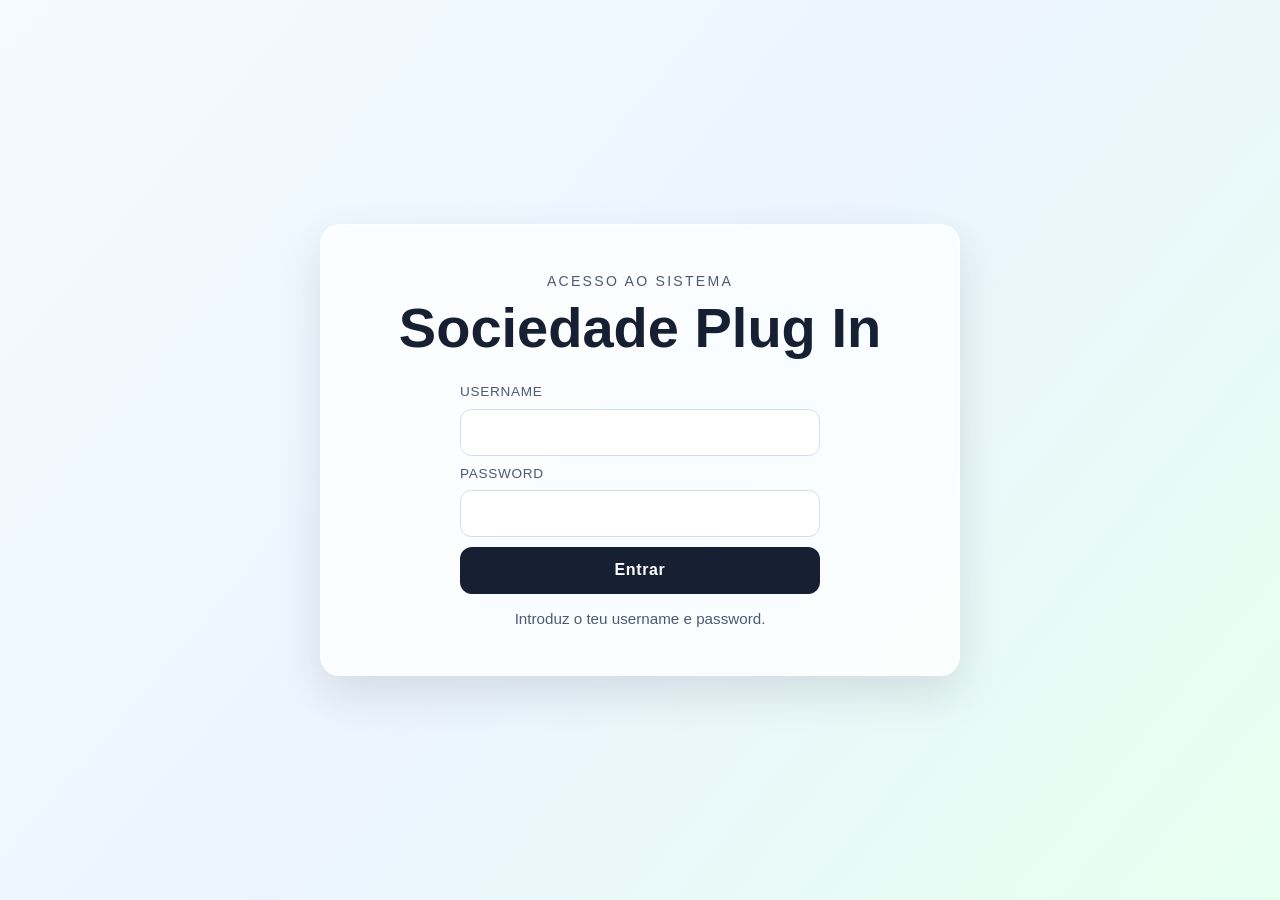
<file: pages/index.html>
<!doctype html>
<html lang="pt">
<head>
  <meta charset="utf-8">
  <meta name="viewport" content="width=device-width, initial-scale=1">
  <title>Sociedade Plug In</title>
  <meta name="theme-color" content="#213a62">
  <link rel="icon" type="image/svg+xml" href="/assets/icons/plugin-icon.svg">
  <link rel="apple-touch-icon" href="/assets/icons/icon-192.png">
  <link rel="manifest" href="/manifest.webmanifest">
  <link rel="stylesheet" href="../assets/css/style.css">
</head>
<body>
  <main class="hero">
    <p class="tagline">Acesso ao sistema</p>
    <h1>Sociedade Plug In</h1>
    <form id="login-form" class="login-form" novalidate>
      <label for="username">Username</label>
      <input id="username" name="username" type="text" autocomplete="username" required>

      <label for="password">Password</label>
      <input id="password" name="password" type="password" autocomplete="current-password" required>

      <button id="login-button" type="submit">Entrar</button>
    </form>
    <p id="login-status" class="status" aria-live="polite">Introduz o teu username e password.</p>
  </main>
  <script src="../assets/js/main.js"></script>
</body>
</html>
</file>
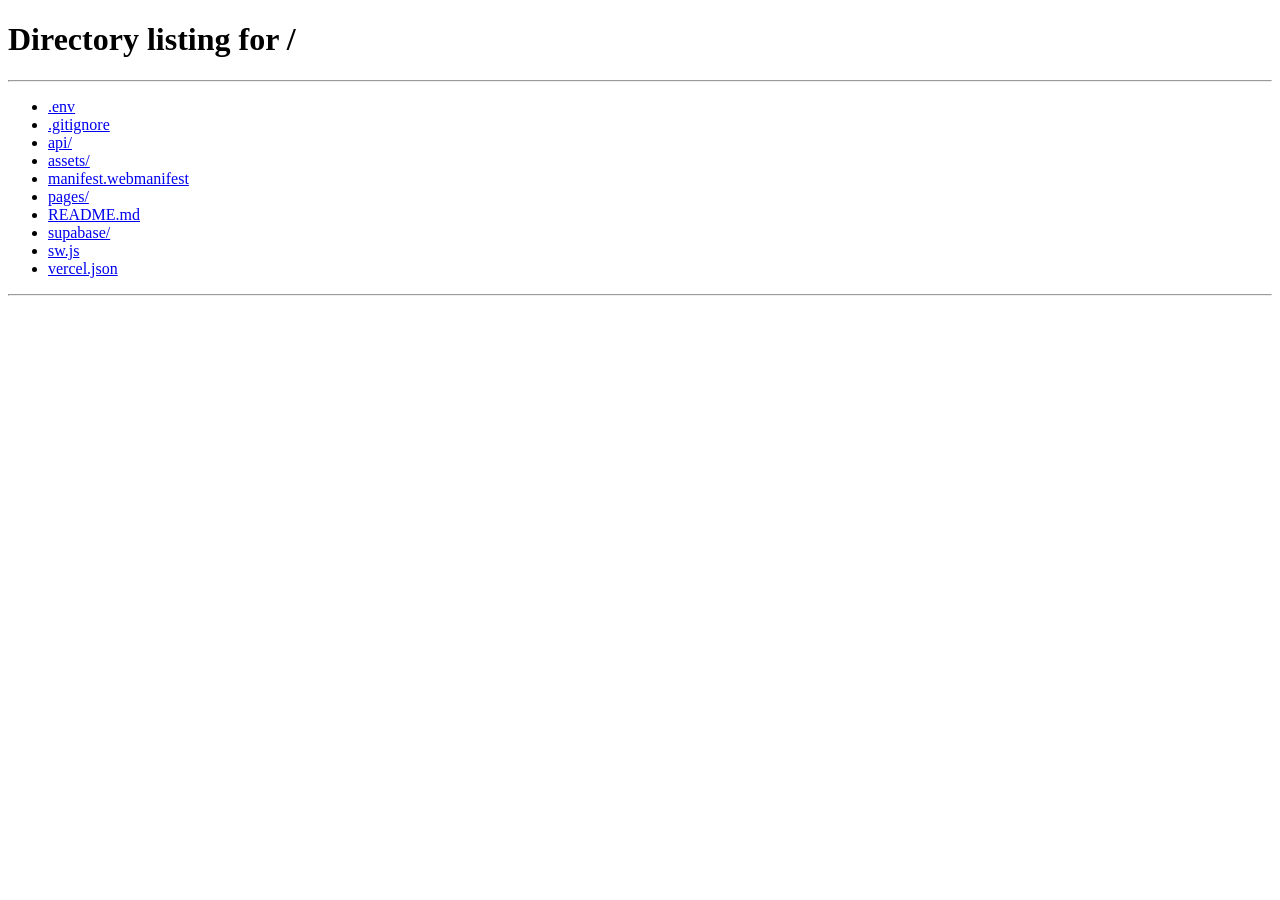
<file: pages/app.html>
<!doctype html>
<html lang="pt">
<head>
  <meta charset="utf-8">
  <meta name="viewport" content="width=device-width, initial-scale=1">
  <title>Sociedade Plug In - Painel</title>
  <meta name="theme-color" content="#213a62">
  <link rel="icon" type="image/svg+xml" href="/assets/icons/plugin-icon.svg">
  <link rel="apple-touch-icon" href="/assets/icons/icon-192.png">
  <link rel="manifest" href="/manifest.webmanifest">
  <link rel="stylesheet" href="../assets/css/app.css">
</head>
<body>
  <div class="shell">
    <header class="topbar glass">
      <div>
        <h1>Sociedade Plug In</h1>
        <p data-user-label>Painel principal</p>
      </div>
      <div class="topbar-actions">
        <button class="button danger js-logout" type="button">Sair</button>
      </div>
    </header>

    <nav class="subnav">
      <a class="subnav-link active" href="/app">Painel</a>
      <a class="subnav-link" href="/configuracoes">Configuracoes</a>
      <a class="subnav-link" href="/avisos-hoje">Avisos de Hoje</a>
      <a class="subnav-link" href="/proximos-alertas">Proximos Alertas</a>
      <a class="subnav-link" href="/rotacoes-semanais">Rotacoes Semanais</a>
      <a class="subnav-link" href="/condicoes">Condicoes</a>
      <a class="subnav-link" href="/calculadora-hedge">Calculadora Hedge</a>
    </nav>

    <section class="menu-grid">
      <a class="menu-card" href="/configuracoes">
        <h3>Configuracoes</h3>
        <p>Adicionar casas novas, definir responsavel, dia do bonus e regras.</p>
      </a>

      <a class="menu-card" href="/avisos-hoje">
        <h3>Avisos de Hoje</h3>
        <p>Ver alertas ativos para hoje e ativar notificacoes no browser.</p>
      </a>

      <a class="menu-card" href="/proximos-alertas">
        <h3>Proximos Alertas</h3>
        <p>Planeamento da semana por casa com datas de verificacao e bonus.</p>
      </a>

      <a class="menu-card" href="/rotacoes-semanais">
        <h3>Rotacoes Semanais</h3>
        <p>Folha individual por user para registar rodagem, jogo, hedge e lucro/prejuizo.</p>
      </a>

      <a class="menu-card" href="/condicoes">
        <h3>Condicoes</h3>
        <p>Tabelas de bonus, odds, valores e regras da sociedade.</p>
      </a>

      <a class="menu-card" href="/calculadora-hedge">
        <h3>Calculadora Hedge</h3>
        <p>Calcula cobertura por odd, stake da contra aposta e resultado individual.</p>
      </a>
    </section>
  </div>

  <script src="../assets/js/app.js"></script>
</body>
</html>
</file>
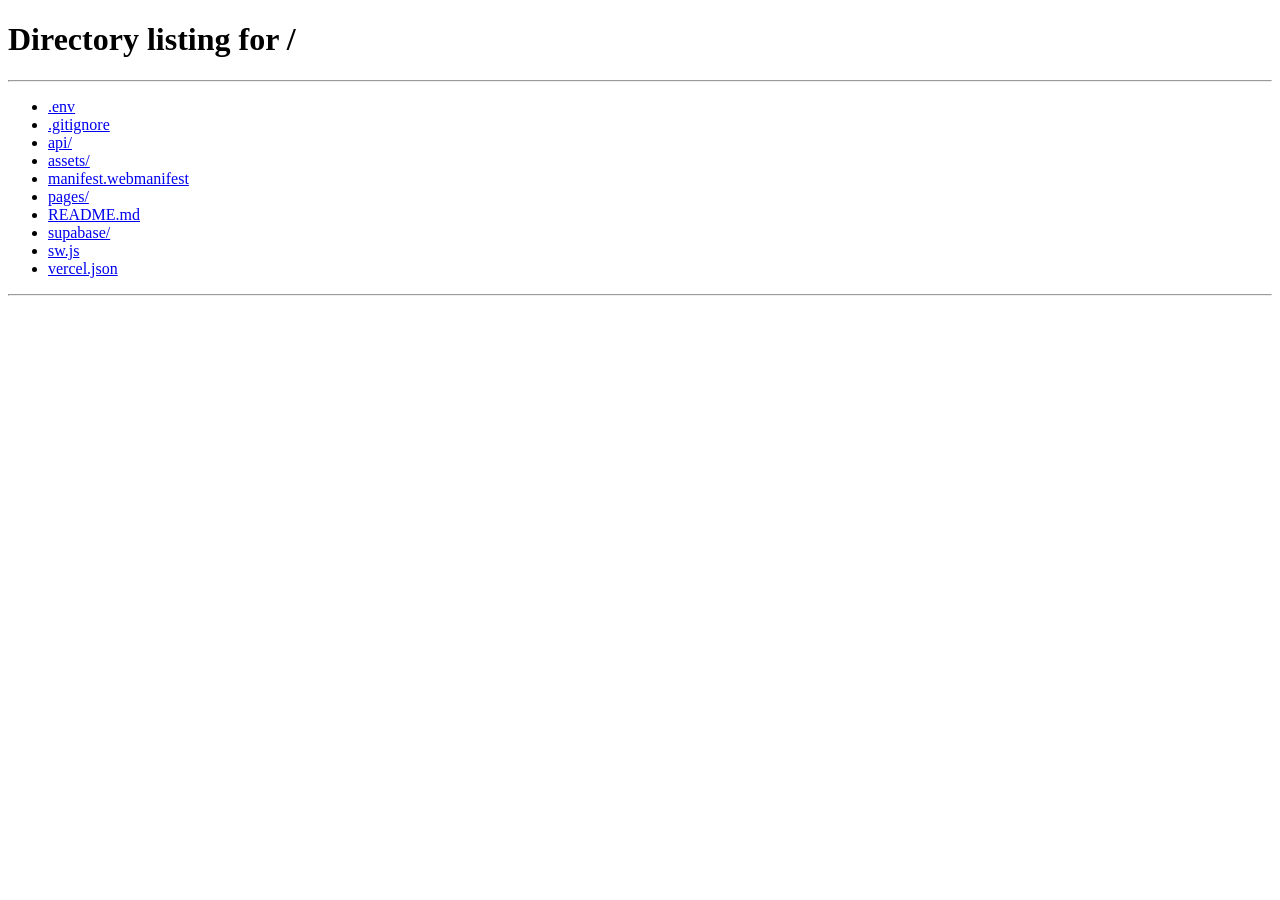
<file: pages/avisos-hoje.html>
<!doctype html>
<html lang="pt">
<head>
  <meta charset="utf-8">
  <meta name="viewport" content="width=device-width, initial-scale=1">
  <title>Sociedade Plug In - Avisos de Hoje</title>
  <meta name="theme-color" content="#213a62">
  <link rel="icon" type="image/svg+xml" href="/assets/icons/plugin-icon.svg">
  <link rel="apple-touch-icon" href="/assets/icons/icon-192.png">
  <link rel="manifest" href="/manifest.webmanifest">
  <link rel="stylesheet" href="../assets/css/app.css">
</head>
<body>
  <div class="shell">
    <header class="topbar glass">
      <div>
        <h1>Avisos de Hoje</h1>
        <p data-user-label>Checklist diario da sociedade</p>
      </div>
      <div class="topbar-actions">
        <button id="enable-notifications" class="button secondary" type="button">Ativar Notificacoes</button>
        <button class="button danger js-logout" type="button">Sair</button>
      </div>
    </header>

    <nav class="subnav">
      <a class="subnav-link" href="/app">Painel</a>
      <a class="subnav-link" href="/configuracoes">Configuracoes</a>
      <a class="subnav-link active" href="/avisos-hoje">Avisos de Hoje</a>
      <a class="subnav-link" href="/proximos-alertas">Proximos Alertas</a>
      <a class="subnav-link" href="/rotacoes-semanais">Rotacoes Semanais</a>
      <a class="subnav-link" href="/condicoes">Condicoes</a>
      <a class="subnav-link" href="/calculadora-hedge">Calculadora Hedge</a>
    </nav>

    <section class="grid one">
      <article class="card">
        <h2>Alertas ativos</h2>
        <p class="muted">Recebes aviso no dia anterior para verificar e no proprio dia do bonus para nao esquecer o deposito.</p>
        <ul id="today-alerts" class="pill-list"></ul>
        <p id="alerts-status" class="status muted"></p>
      </article>
    </section>
  </div>

  <script src="../assets/js/app.js"></script>
</body>
</html>
</file>
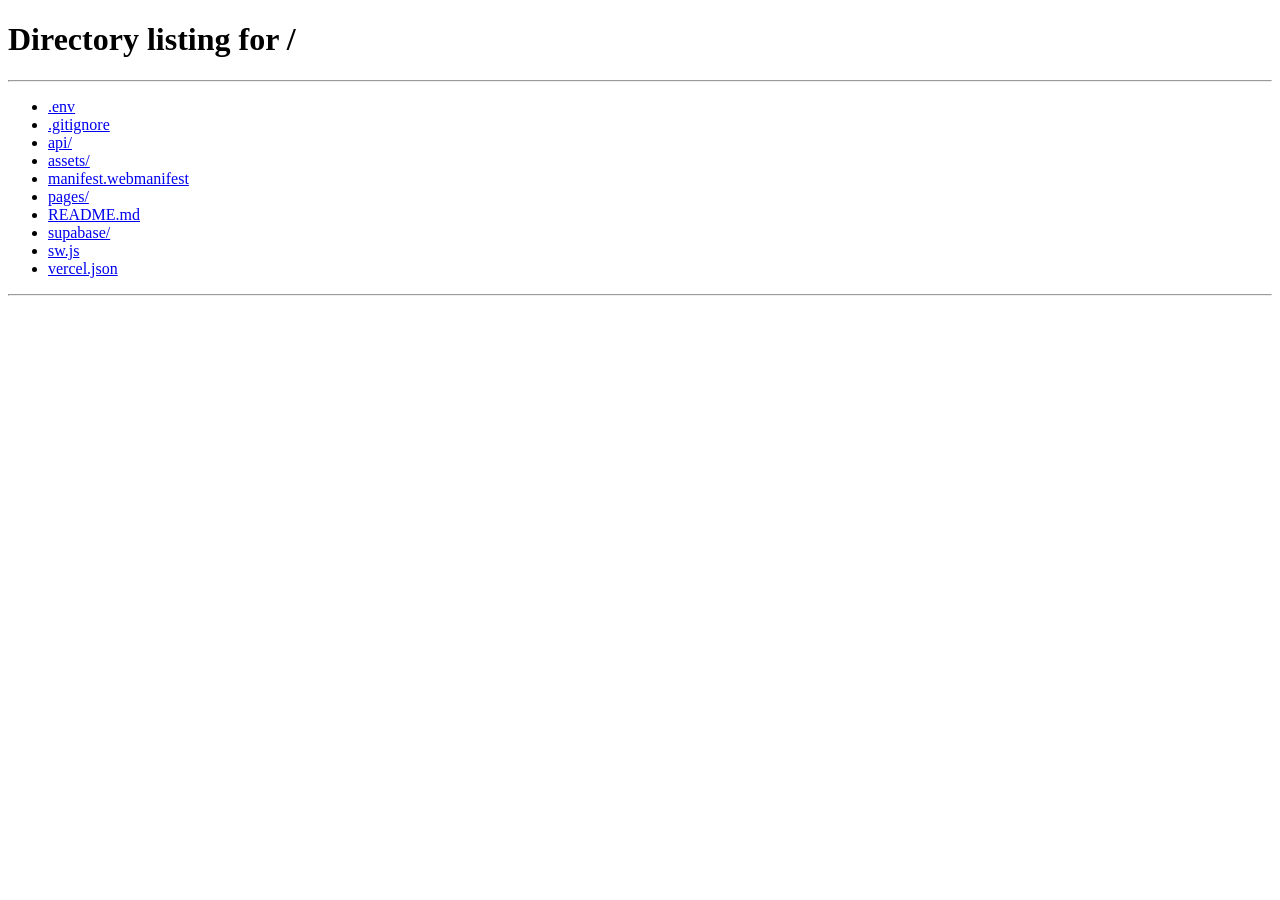
<file: pages/calculadora-hedge.html>
<!doctype html>
<html lang="pt">
<head>
  <meta charset="utf-8">
  <meta name="viewport" content="width=device-width, initial-scale=1">
  <title>Sociedade Plug In - Calculadora Hedge</title>
  <meta name="theme-color" content="#213a62">
  <link rel="icon" type="image/svg+xml" href="/assets/icons/plugin-icon.svg">
  <link rel="apple-touch-icon" href="/assets/icons/icon-192.png">
  <link rel="manifest" href="/manifest.webmanifest">
  <link rel="stylesheet" href="../assets/css/app.css">
</head>
<body>
  <div class="shell">
    <header class="topbar glass">
      <div>
        <h1>Calculadora de Apostas Hedge</h1>
        <p data-user-label>Cobertura de aposta com tabela de odds</p>
      </div>
      <div class="topbar-actions">
        <button class="button danger js-logout" type="button">Sair</button>
      </div>
    </header>

    <nav class="subnav">
      <a class="subnav-link" href="/app">Painel</a>
      <a class="subnav-link" href="/configuracoes">Configuracoes</a>
      <a class="subnav-link" href="/avisos-hoje">Avisos de Hoje</a>
      <a class="subnav-link" href="/proximos-alertas">Proximos Alertas</a>
      <a class="subnav-link" href="/rotacoes-semanais">Rotacoes Semanais</a>
      <a class="subnav-link" href="/condicoes">Condicoes</a>
      <a class="subnav-link active" href="/calculadora-hedge">Calculadora Hedge</a>
    </nav>

    <section class="grid one">
      <article class="card">
        <h2>Parametros</h2>
        <p class="muted">Define a aposta inicial e calcula a contra aposta ideal para cada odd.</p>
        <form id="hedge-form" class="grid-form" novalidate>
          <label>
            Saldo real para proteger
            <input id="hedge-stake" name="stake" type="number" inputmode="decimal" min="0.01" step="0.01" value="19">
          </label>
          <label>
            Odd da aposta inicial
            <input id="hedge-odd" name="odd" type="number" inputmode="decimal" min="1.01" step="0.01" value="1.76">
          </label>
          <label>
            Odd da contra aposta
            <input id="hedge-counter-odd" name="counterOdd" type="number" inputmode="decimal" min="1.01" step="0.01" value="1.76">
          </label>
          <label>
            Odd minima da tabela
            <input id="hedge-min-odd" name="minOdd" type="number" inputmode="decimal" min="1.01" step="0.01" value="1.70">
          </label>
          <label>
            Odd maxima da tabela
            <input id="hedge-max-odd" name="maxOdd" type="number" inputmode="decimal" min="1.01" step="0.01" value="2.20">
          </label>
          <label>
            Passo da tabela
            <input id="hedge-step" name="step" type="number" inputmode="decimal" min="0.01" step="0.01" value="0.01">
          </label>
          <div class="form-actions full">
            <button id="hedge-calculate-button" type="submit">Atualizar calculo</button>
          </div>
        </form>
        <p id="hedge-status" class="status muted"></p>
      </article>

      <article class="card">
        <h2>Resumo</h2>
        <div class="hedge-summary">
          <div class="hedge-summary-item">
            <span class="hedge-summary-label">Saldo real para proteger</span>
            <strong id="hedge-summary-stake" class="hedge-summary-value">--</strong>
          </div>
          <div class="hedge-summary-item">
            <span class="hedge-summary-label">Odd protecao</span>
            <strong id="hedge-summary-odd" class="hedge-summary-value">--</strong>
          </div>
          <div class="hedge-summary-item">
            <span class="hedge-summary-label">Retorno protecao</span>
            <strong id="hedge-summary-return" class="hedge-summary-value">--</strong>
          </div>
          <div class="hedge-summary-item">
            <span class="hedge-summary-label">Contra aposta (odd escolhida)</span>
            <strong id="hedge-summary-counter-stake" class="hedge-summary-value">--</strong>
          </div>
          <div class="hedge-summary-item">
            <span class="hedge-summary-label">Resultado total</span>
            <strong id="hedge-summary-net" class="hedge-summary-value">--</strong>
          </div>
          <div class="hedge-summary-item">
            <span class="hedge-summary-label">Resultado individual</span>
            <strong id="hedge-summary-net-individual" class="hedge-summary-value">--</strong>
          </div>
          <div class="hedge-summary-item">
            <span class="hedge-summary-label">Odd de break-even</span>
            <strong id="hedge-summary-break-even" class="hedge-summary-value">--</strong>
          </div>
        </div>
      </article>

      <article class="card">
        <h2>Tabela de protecao</h2>
        <div class="table-wrap">
          <table class="hedge-table">
            <thead>
              <tr>
                <th>Odd</th>
                <th>Aposta</th>
                <th>Resultado</th>
                <th>Resultado individual</th>
              </tr>
            </thead>
            <tbody id="hedge-table-body"></tbody>
          </table>
        </div>
      </article>
    </section>
  </div>

  <script src="../assets/js/app.js"></script>
  <script src="../assets/js/hedge.js"></script>
</body>
</html>
</file>
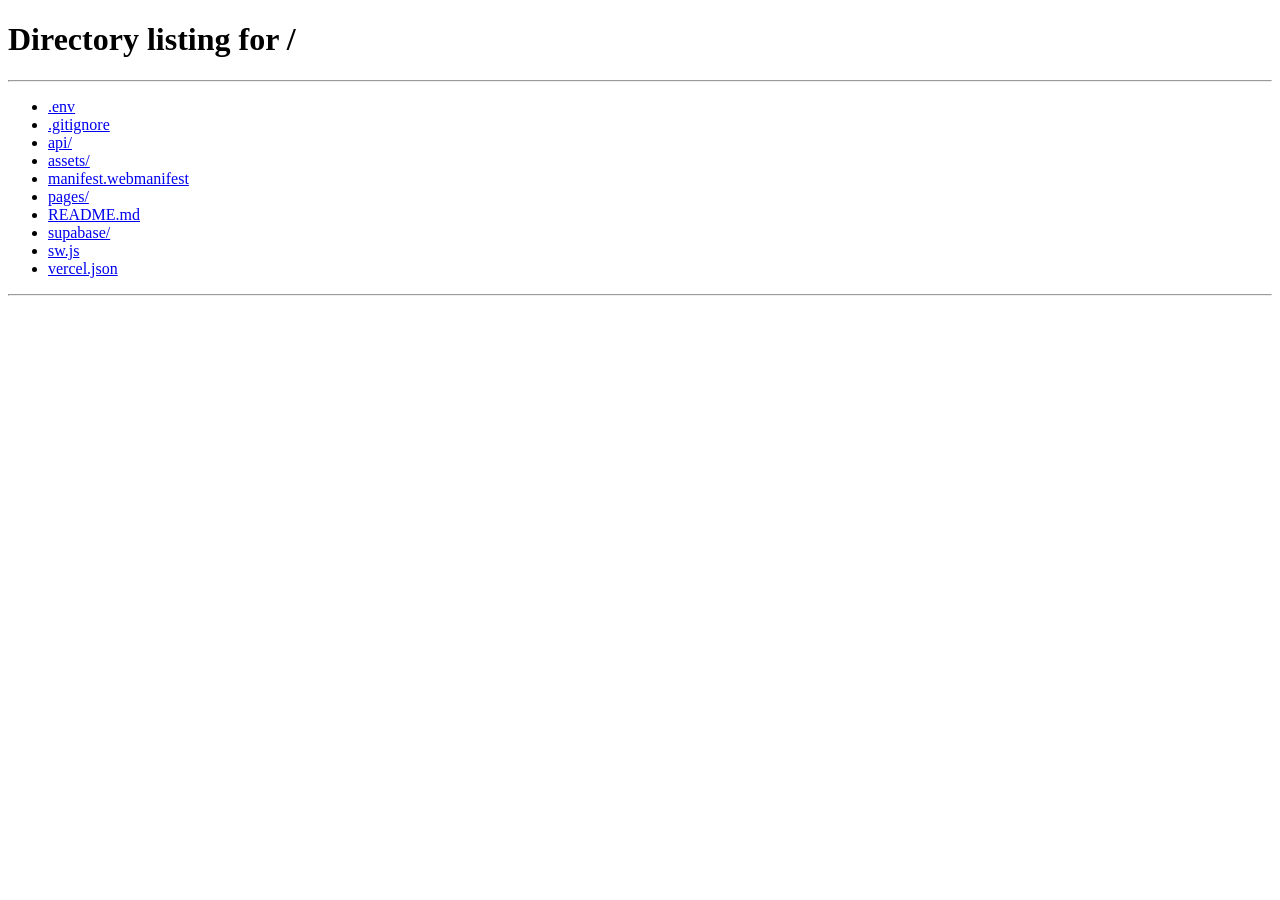
<file: pages/condicoes.html>
<!doctype html>
<html lang="pt">
<head>
  <meta charset="utf-8">
  <meta name="viewport" content="width=device-width, initial-scale=1">
  <title>Sociedade Plug In - Condicoes</title>
  <meta name="theme-color" content="#213a62">
  <link rel="icon" type="image/svg+xml" href="/assets/icons/plugin-icon.svg">
  <link rel="apple-touch-icon" href="/assets/icons/icon-192.png">
  <link rel="manifest" href="/manifest.webmanifest">
  <link rel="stylesheet" href="../assets/css/app.css">
</head>
<body>
  <div class="shell condicoes">
    <header class="topbar glass">
      <div>
        <h1>Tabela de Bonus e Apostas</h1>
        <p data-user-label>Regras e valores da sociedade</p>
      </div>
      <div class="topbar-actions">
        <button class="button danger js-logout" type="button">Sair</button>
      </div>
    </header>

    <nav class="subnav">
      <a class="subnav-link" href="/app">Painel</a>
      <a class="subnav-link" href="/configuracoes">Configuracoes</a>
      <a class="subnav-link" href="/avisos-hoje">Avisos de Hoje</a>
      <a class="subnav-link" href="/proximos-alertas">Proximos Alertas</a>
      <a class="subnav-link" href="/rotacoes-semanais">Rotacoes Semanais</a>
      <a class="subnav-link active" href="/condicoes">Condicoes</a>
      <a class="subnav-link" href="/calculadora-hedge">Calculadora Hedge</a>
    </nav>

    <article class="card">
      <div class="config-menu" id="condicoes-menu" aria-label="Menus de condicoes"></div>
      <section id="condicoes-panels"></section>
      <p class="status muted" id="condicoes-status"></p>
    </article>
  </div>

  <script src="../assets/js/app.js"></script>
</body>
</html>
</file>
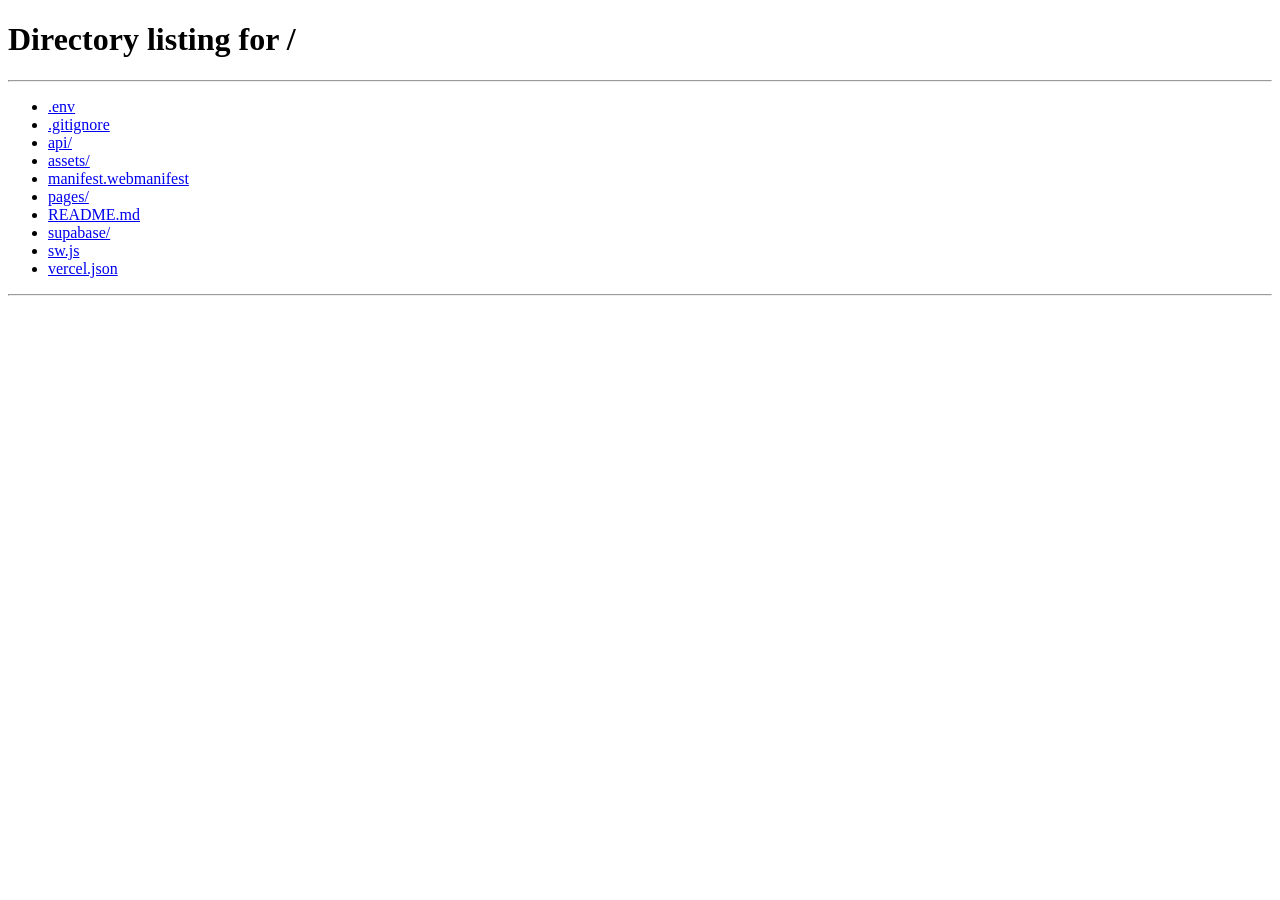
<file: pages/configuracoes.html>
<!doctype html>
<html lang="pt">
<head>
  <meta charset="utf-8">
  <meta name="viewport" content="width=device-width, initial-scale=1">
  <title>Sociedade Plug In - Configuracoes</title>
  <meta name="theme-color" content="#213a62">
  <link rel="icon" type="image/svg+xml" href="/assets/icons/plugin-icon.svg">
  <link rel="apple-touch-icon" href="/assets/icons/icon-192.png">
  <link rel="manifest" href="/manifest.webmanifest">
  <link rel="stylesheet" href="../assets/css/app.css">
</head>
<body>
  <div class="shell">
    <header class="topbar glass">
      <div>
        <h1>Configuracoes</h1>
        <p data-user-label>Gestao de casas e parametros</p>
      </div>
      <div class="topbar-actions">
        <button class="button danger js-logout" type="button">Sair</button>
      </div>
    </header>

    <nav class="subnav">
      <a class="subnav-link" href="/app">Painel</a>
      <a class="subnav-link active" href="/configuracoes">Configuracoes</a>
      <a class="subnav-link" href="/avisos-hoje">Avisos de Hoje</a>
      <a class="subnav-link" href="/proximos-alertas">Proximos Alertas</a>
      <a class="subnav-link" href="/rotacoes-semanais">Rotacoes Semanais</a>
      <a class="subnav-link" href="/condicoes">Condicoes</a>
      <a class="subnav-link" href="/calculadora-hedge">Calculadora Hedge</a>
    </nav>

    <section class="card">
      <div class="config-menu">
        <button class="config-menu-button active" data-config-menu="houses" type="button">
          Gestao de Casas
        </button>
        <button class="config-menu-button" data-config-menu="important-notes" type="button">
          Observacoes Importantes
        </button>
        <button class="config-menu-button" data-config-menu="password" type="button">
          Redefinir Senha
        </button>
      </div>
      <p class="muted">Seleciona o menu para gerir casas ou alterar credenciais.</p>
    </section>

    <section class="config-panel active" data-config-panel="houses">
      <div class="grid two">
        <article class="card">
          <h2>Casas registadas</h2>
          <div class="table-wrap">
            <table>
              <thead>
                <tr>
                  <th>Casa</th>
                  <th>Responsavel</th>
                  <th>Deposito</th>
                  <th>Bonus</th>
                  <th>Valor Deposito</th>
                  <th>Valor Levantamento</th>
                  <th>Ativa</th>
                  <th>Acoes</th>
                </tr>
              </thead>
              <tbody id="houses-body"></tbody>
            </table>
          </div>
          <p id="houses-status" class="status muted"></p>
        </article>

        <article class="card">
          <h2 id="house-form-title">Adicionar nova casa</h2>
          <p class="muted">Aqui tens adicao, edicao e remocao de casas.</p>
          <form id="house-form" class="grid-form" novalidate>
            <input name="houseId" type="hidden">
            <label>
              Nome da casa
              <input name="name" type="text" placeholder="ex: betano" required>
            </label>
            <label>
              Responsavel
              <select name="ownerName" required>
                <option value="goncalo">goncalo</option>
                <option value="xico">xico</option>
                <option value="ambos">ambos</option>
              </select>
            </label>
            <label>
              Dia do deposito
              <select name="depositWeekday" required>
                <option value="1">segunda</option>
                <option value="2">terca</option>
                <option value="3">quarta</option>
                <option value="4">quinta</option>
                <option value="5">sexta</option>
                <option value="6">sabado</option>
                <option value="7">domingo</option>
              </select>
            </label>
            <label>
              Limite deposito
              <input name="depositDeadline" type="time" value="23:59" required>
            </label>
            <label>
              Dia do bonus
              <select name="bonusWeekday" required>
                <option value="1">segunda</option>
                <option value="2">terca</option>
                <option value="3">quarta</option>
                <option value="4">quinta</option>
                <option value="5">sexta</option>
                <option value="6">sabado</option>
                <option value="7">domingo</option>
              </select>
            </label>
            <label>
              Label do bonus
              <input name="bonusLabel" type="text" placeholder="ex: sexta ate as 23h59">
            </label>
            <label class="full">
              Link do bonus (opcional)
              <input name="bonusLink" type="url" placeholder="https://exemplo.com/bonus">
            </label>
            <label>
              Valor deposito
              <input name="depositAmount" type="number" inputmode="decimal" min="0" step="0.01" value="0" required>
            </label>
            <label>
              Valor levantamento
              <input name="withdrawalAmount" type="number" inputmode="decimal" min="0" step="0.01" value="0" required>
            </label>
            <label class="full">
              Notas
              <textarea name="notes" placeholder="observacoes desta casa"></textarea>
            </label>
            <label class="checkbox full">
              <input name="reminderEnabled" type="checkbox" checked>
              Ativar avisos desta casa
            </label>
            <label class="checkbox full">
              <input name="isActive" type="checkbox" checked>
              Casa ativa
            </label>
            <div class="form-actions full">
              <button id="save-house-button" type="submit">Guardar Casa</button>
              <button id="cancel-house-edit-button" class="button secondary hidden" type="button">
                Cancelar edicao
              </button>
            </div>
          </form>
          <p id="house-form-status" class="status muted"></p>
        </article>
      </div>
    </section>

    <section class="config-panel" data-config-panel="important-notes">
      <article class="card card-narrow">
        <h2>Observacoes importantes</h2>
        <p class="muted">Uma observacao por linha. Este conteudo aparece em Condicoes > Observacoes importantes.</p>
        <form id="important-notes-form" class="grid-form" novalidate>
          <label class="full">
            Lista de observacoes
            <textarea
              id="important-notes-text"
              name="importantNotes"
              placeholder="Escreve uma observacao por linha"
            ></textarea>
          </label>
          <button id="save-important-notes-button" class="full" type="submit">Guardar observacoes</button>
        </form>
        <p id="important-notes-status" class="status muted"></p>
      </article>
    </section>

    <section class="config-panel" data-config-panel="password">
      <article class="card card-narrow">
        <h2>Redefinir senha</h2>
        <p class="muted">Para seguranca, indica a senha atual antes de definir a nova.</p>
        <form id="password-form" class="grid-form" novalidate>
          <label class="full">
            Senha atual
            <input name="currentPassword" type="password" autocomplete="current-password" required>
          </label>
          <label class="full">
            Nova senha
            <input name="newPassword" type="password" autocomplete="new-password" minlength="8" required>
          </label>
          <label class="full">
            Confirmar nova senha
            <input name="confirmPassword" type="password" autocomplete="new-password" minlength="8" required>
          </label>
          <button id="change-password-button" class="full" type="submit">Atualizar senha</button>
        </form>
        <p id="password-form-status" class="status muted"></p>
      </article>
    </section>
  </div>

  <script src="../assets/js/app.js"></script>
</body>
</html>
</file>
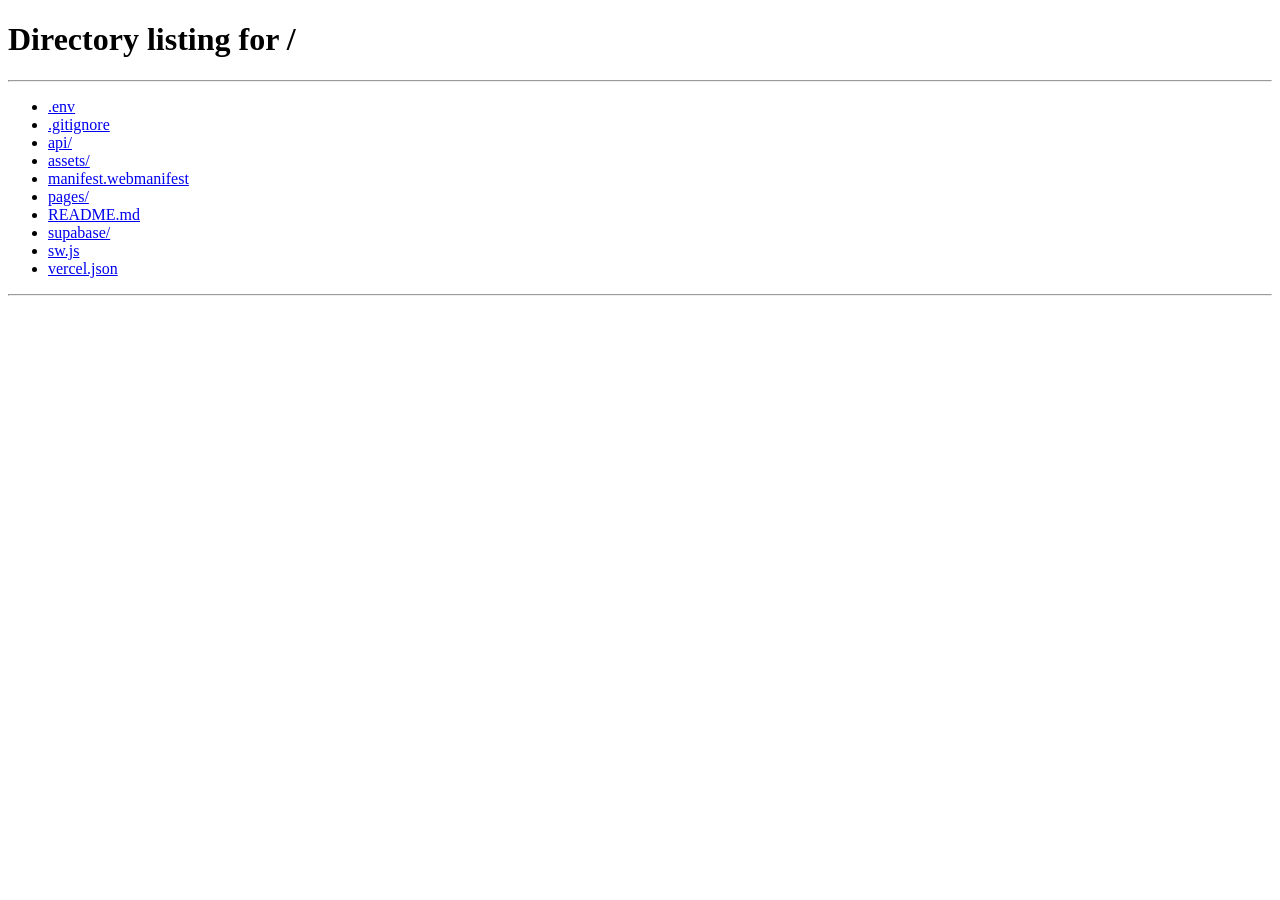
<file: pages/proximos-alertas.html>
<!doctype html>
<html lang="pt">
<head>
  <meta charset="utf-8">
  <meta name="viewport" content="width=device-width, initial-scale=1">
  <title>Sociedade Plug In - Proximos Alertas</title>
  <meta name="theme-color" content="#213a62">
  <link rel="icon" type="image/svg+xml" href="/assets/icons/plugin-icon.svg">
  <link rel="apple-touch-icon" href="/assets/icons/icon-192.png">
  <link rel="manifest" href="/manifest.webmanifest">
  <link rel="stylesheet" href="../assets/css/app.css">
</head>
<body>
  <div class="shell">
    <header class="topbar glass">
      <div>
        <h1>Proximos Alertas</h1>
        <p data-user-label>Planeamento semanal por casa</p>
      </div>
      <div class="topbar-actions">
        <button class="button danger js-logout" type="button">Sair</button>
      </div>
    </header>

    <nav class="subnav">
      <a class="subnav-link" href="/app">Painel</a>
      <a class="subnav-link" href="/configuracoes">Configuracoes</a>
      <a class="subnav-link" href="/avisos-hoje">Avisos de Hoje</a>
      <a class="subnav-link active" href="/proximos-alertas">Proximos Alertas</a>
      <a class="subnav-link" href="/rotacoes-semanais">Rotacoes Semanais</a>
      <a class="subnav-link" href="/condicoes">Condicoes</a>
      <a class="subnav-link" href="/calculadora-hedge">Calculadora Hedge</a>
    </nav>

    <section class="grid one">
      <article class="card">
        <h2>Calendario de verificacao e bonus</h2>
        <div class="table-wrap">
          <table>
            <thead>
              <tr>
                <th>Casa</th>
                <th>Prox. verificacao</th>
                <th>Prox. bonus</th>
              </tr>
            </thead>
            <tbody id="upcoming-alerts-body"></tbody>
          </table>
        </div>
        <p id="upcoming-status" class="status muted"></p>
      </article>
    </section>
  </div>

  <script src="../assets/js/app.js"></script>
</body>
</html>
</file>
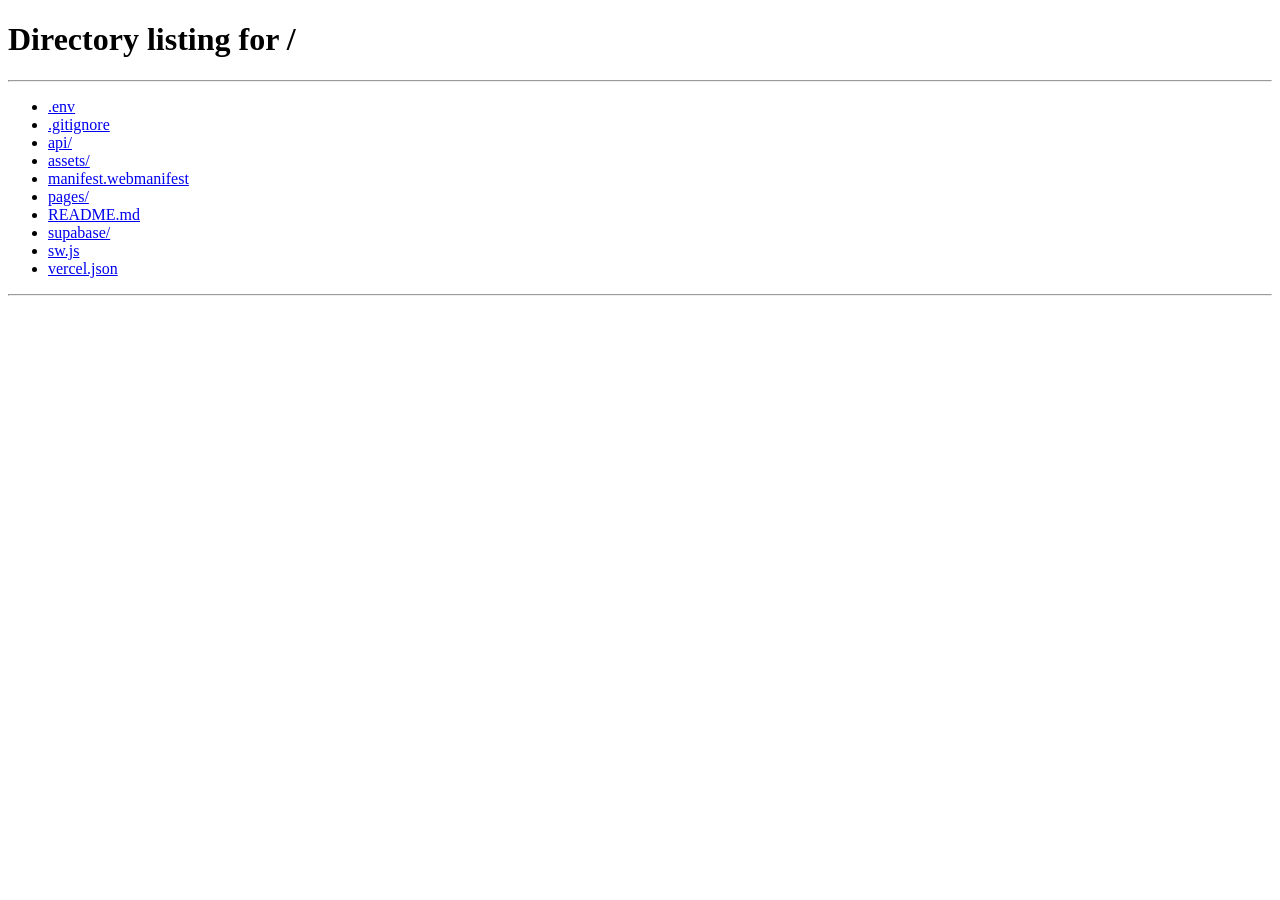
<file: pages/rotacoes-semanais.html>
<!doctype html>
<html lang="pt">
<head>
  <meta charset="utf-8">
  <meta name="viewport" content="width=device-width, initial-scale=1">
  <title>Sociedade Plug In - Rotacoes Semanais</title>
  <meta name="theme-color" content="#213a62">
  <link rel="icon" type="image/svg+xml" href="/assets/icons/plugin-icon.svg">
  <link rel="apple-touch-icon" href="/assets/icons/icon-192.png">
  <link rel="manifest" href="/manifest.webmanifest">
  <link rel="stylesheet" href="../assets/css/app.css">
</head>
<body>
  <div class="shell">
    <header class="topbar glass">
      <div>
        <h1>Registo de Apostas - Rotacoes</h1>
        <p data-user-label>Semana atual por casa</p>
      </div>
      <div class="topbar-actions">
        <button class="button danger js-logout" type="button">Sair</button>
      </div>
    </header>

    <nav class="subnav">
      <a class="subnav-link" href="/app">Painel</a>
      <a class="subnav-link" href="/configuracoes">Configuracoes</a>
      <a class="subnav-link" href="/avisos-hoje">Avisos de Hoje</a>
      <a class="subnav-link" href="/proximos-alertas">Proximos Alertas</a>
      <a class="subnav-link active" href="/rotacoes-semanais">Rotacoes Semanais</a>
      <a class="subnav-link" href="/condicoes">Condicoes</a>
      <a class="subnav-link" href="/calculadora-hedge">Calculadora Hedge</a>
    </nav>

    <section class="hero-card">
      <p class="eyebrow">Estatisticas</p>
      <div class="rotation-stats-sections">
        <article class="rotation-stats-section">
          <h2>Global</h2>
          <div class="rotation-stats-items">
            <div class="rotation-stats-item">
              <span class="rotation-stats-label">Lucro sociedade</span>
              <strong id="stats-global-profit" class="rotation-stats-value">--</strong>
            </div>
            <div class="rotation-stats-item">
              <span class="rotation-stats-label">Prejuizo com protecoes</span>
              <strong id="stats-global-loss" class="rotation-stats-value">--</strong>
            </div>
            <div class="rotation-stats-item">
              <span class="rotation-stats-label">Lucro - Prejuizo</span>
              <strong id="stats-global-net" class="rotation-stats-value">--</strong>
            </div>
          </div>
        </article>

        <article class="rotation-stats-section">
          <h2>Semana atual</h2>
          <div class="rotation-stats-items">
            <div class="rotation-stats-item">
              <span class="rotation-stats-label">Lucro sociedade</span>
              <strong id="stats-week-profit" class="rotation-stats-value">--</strong>
            </div>
            <div class="rotation-stats-item">
              <span class="rotation-stats-label">Prejuizo com protecoes</span>
              <strong id="stats-week-loss" class="rotation-stats-value">--</strong>
            </div>
            <div class="rotation-stats-item">
              <span class="rotation-stats-label">Lucro - Prejuizo</span>
              <strong id="stats-week-net" class="rotation-stats-value">--</strong>
            </div>
          </div>
        </article>
      </div>
    </section>

    <section class="grid one">
      <article class="card">
        <div class="rotation-header-row">
          <div>
            <h2>Semana atual</h2>
          </div>
          <div class="rotation-header-actions">
            <button id="rotation-toggle-form" class="button" type="button">Nova rotacao</button>
            <button id="bonus-toggle-form" class="button secondary" type="button">Bonus Pagou</button>
            <button id="rotation-manage-toggle" class="button secondary tiny" type="button">Apagar protecoes</button>
          </div>
        </div>

        <div class="table-wrap">
          <table class="rotation-week-grid">
            <thead id="rotation-grid-head"></thead>
            <tbody id="rotation-grid-body"></tbody>
          </table>
        </div>
        <p id="rotation-grid-status" class="status muted"></p>
      </article>
    </section>

    <section id="rotation-manage-section" class="grid one hidden">
      <article class="card card-narrow">
        <h2>Apagar protecoes</h2>
        <p class="muted">Escolhe dia e casa para listar os registos desse ponto e apagar os que quiseres.</p>
        <form class="grid-form" id="rotation-manage-form" novalidate>
          <label>
            Dia
            <input id="rotation-manage-date" name="rotationManageDate" type="date">
          </label>
          <label>
            Casa
            <select id="rotation-manage-house" name="rotationManageHouse"></select>
          </label>
        </form>
        <div id="rotation-manage-list" class="rotation-manage-list"></div>
        <p id="rotation-manage-status" class="status muted"></p>
      </article>
    </section>

    <section id="rotation-form-section" class="grid one hidden">
      <article class="card card-narrow">
        <h2>Nova rotacao</h2>
        <form id="rotation-form" class="grid-form" novalidate>
          <label class="full">
            Dia da aposta
            <input id="rotation-date" name="rotationDate" type="date" required>
          </label>

          <h3 class="full">Casa 1</h3>
          <label>
            Casa
            <select id="rotation-house-a" name="houseAId" required></select>
          </label>
          <label>
            Valor apostado (EUR)
            <input name="amountHouseA" type="number" inputmode="decimal" min="0.01" step="0.01" required>
          </label>
          <label>
            Odd
            <input name="houseAOdd" type="number" inputmode="decimal" min="1.00" step="0.01" required>
          </label>
          <label>
            O que apostei
            <input name="houseABet" type="text" placeholder="ex: over 2.5" required>
          </label>

          <h3 class="full">Casa 2</h3>
          <label>
            Casa
            <select id="rotation-house-b" name="houseBId" required></select>
          </label>
          <label>
            Valor apostado (EUR)
            <input name="amountHouseB" type="number" inputmode="decimal" min="0.01" step="0.01" required>
          </label>
          <label>
            Odd
            <input name="houseBOdd" type="number" inputmode="decimal" min="1.00" step="0.01" required>
          </label>
          <label>
            O que apostei
            <input name="houseBBet" type="text" placeholder="ex: under 2.5" required>
          </label>

          <h3 class="full">Fecho da rotacao</h3>
          <label class="full">
            Lucro / Prejuizo desta aposta (EUR)
            <input name="profitLoss" type="number" inputmode="decimal" step="0.01" required>
          </label>

          <div class="form-actions full">
            <button id="rotation-save-button" type="submit">Guardar rotacao</button>
            <button id="rotation-cancel-button" class="button secondary" type="button">Cancelar</button>
          </div>
        </form>
        <p id="rotation-form-status" class="status muted"></p>
      </article>
    </section>

    <section id="bonus-form-section" class="grid one hidden">
      <article class="card card-narrow">
        <h2>Bonus Pagou</h2>
        <p class="muted">Regista diretamente o lucro individual que recebeste na sociedade.</p>
        <form id="bonus-form" class="grid-form" novalidate>
          <label>
            Dia
            <input id="bonus-date" name="bonusDate" type="date" required>
          </label>
          <label>
            Casa
            <select id="bonus-house" name="bonusHouseId" required></select>
          </label>
          <label class="full">
            Lucro individual (EUR)
            <input id="bonus-profit" name="bonusProfit" type="number" inputmode="decimal" step="0.01" min="0" required>
          </label>
          <label class="full">
            Nota (opcional)
            <input id="bonus-notes" name="bonusNotes" type="text" placeholder="ex: bonus semanal pagou sem falhas">
          </label>
          <div class="form-actions full">
            <button id="bonus-save-button" type="submit">Guardar bonus</button>
            <button id="bonus-cancel-button" class="button secondary" type="button">Cancelar</button>
          </div>
        </form>
        <p id="bonus-form-status" class="status muted"></p>
      </article>
    </section>
  </div>

  <script src="../assets/js/app.js"></script>
  <script src="../assets/js/rotacoes-semanais.js"></script>
</body>
</html>
</file>
<file: assets/css/style.css>
:root {
  --bg-start: #f4fbff;
  --bg-mid: #ecf5ff;
  --bg-end: #e6ffef;
  --text: #172033;
  --muted: #4d5a73;
  --card-bg: rgba(255, 255, 255, 0.75);
  --card-border: rgba(255, 255, 255, 0.95);
  --button-bg: #172033;
  --button-bg-hover: #273451;
  --button-text: #ffffff;
}

* {
  box-sizing: border-box;
}

body {
  margin: 0;
  min-height: 100vh;
  display: grid;
  place-items: center;
  font-family: "Trebuchet MS", "Gill Sans", "Segoe UI", sans-serif;
  color: var(--text);
  background: linear-gradient(130deg, var(--bg-start), var(--bg-mid), var(--bg-end));
}

.hero {
  width: min(92vw, 640px);
  padding: clamp(2rem, 5vw, 3rem);
  text-align: center;
  border: 1px solid var(--card-border);
  border-radius: 1.25rem;
  background: var(--card-bg);
  backdrop-filter: blur(4px);
  box-shadow: 0 18px 45px rgba(23, 32, 51, 0.12);
}

.tagline {
  margin: 0 0 0.5rem;
  font-size: 0.88rem;
  letter-spacing: 0.16em;
  text-transform: uppercase;
  color: var(--muted);
}

h1 {
  margin: 0 0 1.6rem;
  font-size: clamp(2rem, 6vw, 3.5rem);
  line-height: 1.1;
}

.login-form {
  margin: 0 auto;
  width: min(100%, 360px);
  display: grid;
  gap: 0.6rem;
  text-align: left;
}

.login-form label {
  font-size: 0.85rem;
  color: var(--muted);
  letter-spacing: 0.05em;
  text-transform: uppercase;
}

.login-form input {
  width: 100%;
  padding: 0.85rem 0.95rem;
  border-radius: 0.7rem;
  border: 1px solid #d4ddee;
  font-size: 1rem;
  color: var(--text);
  background: rgba(255, 255, 255, 0.9);
}

.login-form input:focus {
  outline: 2px solid #afc4ff;
  outline-offset: 1px;
}

button {
  border: 0;
  border-radius: 0.75rem;
  padding: 0.9rem 2.2rem;
  font-size: 1rem;
  font-weight: 700;
  letter-spacing: 0.04em;
  color: var(--button-text);
  background: var(--button-bg);
  cursor: pointer;
  transition: background-color 0.2s ease-in-out, transform 0.2s ease-in-out;
}

button:hover {
  background: var(--button-bg-hover);
  transform: translateY(-1px);
}

button:active {
  transform: translateY(1px);
}

.status {
  margin: 1rem 0 0;
  font-size: 0.95rem;
  color: var(--muted);
}

.status[data-state="loading"] {
  color: #1f4f7a;
}

.status[data-state="success"] {
  color: #136f43;
}

.status[data-state="error"] {
  color: #b42318;
}
</file>
<file: assets/css/app.css>
:root {
  --bg-1: #e9f7ff;
  --bg-2: #f0eeff;
  --bg-3: #f6ffea;
  --surface: #ffffff;
  --surface-soft: rgba(255, 255, 255, 0.72);
  --line: #dae4f2;
  --text: #142039;
  --muted: #495e7b;
  --accent: #213a62;
  --accent-2: #2c567d;
  --ok: #11653d;
  --warn: #9a5800;
  --danger: #a12a2a;
}

* {
  box-sizing: border-box;
}

body {
  margin: 0;
  min-height: 100vh;
  font-family: "Trebuchet MS", "Gill Sans", "Segoe UI", sans-serif;
  color: var(--text);
  background: linear-gradient(138deg, var(--bg-1), var(--bg-2), var(--bg-3));
}

body::before,
body::after {
  content: "";
  position: fixed;
  z-index: -1;
  filter: blur(24px);
  opacity: 0.45;
  pointer-events: none;
}

body::before {
  width: 340px;
  height: 340px;
  border-radius: 50%;
  background: #8bc8ff;
  top: -60px;
  right: -80px;
}

body::after {
  width: 280px;
  height: 280px;
  border-radius: 50%;
  background: #d8a6ff;
  bottom: -40px;
  left: -70px;
}

a {
  color: inherit;
}

.shell {
  width: min(1160px, 94vw);
  margin: 0 auto;
  padding: 1rem 0 2rem;
}

.topbar {
  display: flex;
  align-items: center;
  justify-content: space-between;
  gap: 0.75rem;
  margin-bottom: 0.8rem;
  padding: 1rem;
  border-radius: 1rem;
  border: 1px solid var(--line);
}

.glass {
  background: var(--surface-soft);
  backdrop-filter: blur(8px);
}

.topbar h1 {
  margin: 0;
  font-size: clamp(1.2rem, 2vw, 1.75rem);
}

.topbar p {
  margin: 0.28rem 0 0;
  color: var(--muted);
}

.topbar-actions {
  display: flex;
  flex-wrap: wrap;
  gap: 0.5rem;
}

.button,
button,
.button-link {
  display: inline-flex;
  align-items: center;
  justify-content: center;
  border: 0;
  border-radius: 0.72rem;
  padding: 0.66rem 1rem;
  min-height: 42px;
  text-decoration: none;
  font-weight: 700;
  font-size: 0.93rem;
  letter-spacing: 0.02em;
  color: #fff;
  background: linear-gradient(140deg, var(--accent), var(--accent-2));
  cursor: pointer;
  transition: transform 0.2s ease, filter 0.2s ease;
}

.button:hover,
button:hover,
.button-link:hover {
  transform: translateY(-1px);
  filter: brightness(1.05);
}

.button.secondary {
  background: #4b5f7e;
}

.button.danger {
  background: #8f2e2e;
}

.button.tiny {
  min-height: 34px;
  padding: 0.42rem 0.62rem;
  font-size: 0.78rem;
}

.hidden {
  display: none !important;
}

.subnav {
  margin: 0 0 1rem;
  padding: 0.5rem;
  display: flex;
  flex-wrap: wrap;
  gap: 0.45rem;
  border: 1px solid var(--line);
  border-radius: 0.95rem;
  background: var(--surface-soft);
}

.subnav-link {
  text-decoration: none;
  font-weight: 700;
  font-size: 0.9rem;
  color: #2b4369;
  border-radius: 0.62rem;
  padding: 0.5rem 0.72rem;
  transition: background-color 0.2s ease, color 0.2s ease;
}

.subnav-link:hover {
  background: #e8eefb;
}

.subnav-link.active {
  color: #fff;
  background: #2b4973;
}

.hero-card {
  margin-bottom: 1rem;
  padding: 1.2rem 1.1rem;
  border-radius: 1rem;
  border: 1px solid #cfdcf0;
  background: linear-gradient(150deg, #ffffff, #eef5ff);
  box-shadow: 0 12px 32px rgba(21, 34, 58, 0.1);
}

.hero-card h2 {
  margin: 0.15rem 0 0.3rem;
}

.eyebrow {
  margin: 0;
  font-size: 0.8rem;
  letter-spacing: 0.14em;
  text-transform: uppercase;
  color: var(--muted);
}

.menu-grid {
  display: grid;
  grid-template-columns: repeat(2, minmax(0, 1fr));
  gap: 0.9rem;
}

.menu-card {
  display: block;
  text-decoration: none;
  border: 1px solid #d5dff2;
  border-radius: 1rem;
  padding: 1rem;
  background: linear-gradient(155deg, #ffffff, #f4f8ff);
  box-shadow: 0 10px 26px rgba(17, 28, 48, 0.08);
  transition: transform 0.2s ease, box-shadow 0.2s ease;
}

.menu-card:hover {
  transform: translateY(-3px);
  box-shadow: 0 14px 30px rgba(17, 28, 48, 0.16);
}

.menu-card h3 {
  margin: 0.6rem 0 0.35rem;
}

.menu-card p {
  margin: 0;
  color: var(--muted);
}

.menu-icon {
  display: inline-grid;
  place-items: center;
  width: 2.2rem;
  height: 2.2rem;
  border-radius: 0.65rem;
  background: #e7f0ff;
  font-size: 0.68rem;
  font-weight: 800;
  letter-spacing: 0.07em;
  color: #2b4f82;
}

.grid {
  display: grid;
  gap: 1rem;
}

.grid.one {
  grid-template-columns: 1fr;
}

.grid.two {
  grid-template-columns: 1.18fr 1fr;
}

.card {
  padding: 1rem;
  border-radius: 1rem;
  border: 1px solid var(--line);
  background: var(--surface);
  box-shadow: 0 10px 28px rgba(18, 31, 52, 0.08);
}

.card-narrow {
  max-width: 680px;
}

.config-menu {
  display: inline-flex;
  gap: 0.5rem;
  flex-wrap: wrap;
}

.config-menu-button {
  border: 1px solid #c7d5eb;
  border-radius: 999px;
  background: #f2f7ff;
  color: #244066;
  min-height: 38px;
  padding: 0.4rem 0.9rem;
  font-size: 0.88rem;
  font-weight: 800;
  letter-spacing: 0.02em;
}

.config-menu-button.active {
  background: #2b4973;
  color: #fff;
  border-color: #2b4973;
}

.config-panel {
  display: none;
  margin-top: 1rem;
}

.config-panel.active {
  display: block;
}

.card h2,
.card h3 {
  margin: 0 0 0.75rem;
}

.muted {
  color: var(--muted);
}

.status {
  margin: 0.6rem 0 0;
  font-size: 0.92rem;
}

.status.ok {
  color: var(--ok);
}

.status.warn {
  color: var(--warn);
}

.status.error {
  color: var(--danger);
}

.pill-list {
  display: flex;
  flex-wrap: wrap;
  gap: 0.5rem;
  margin: 0;
  padding: 0;
  list-style: none;
}

.pill-list li {
  border: 1px solid #ead6b2;
  border-radius: 999px;
  background: #fff8ec;
  padding: 0.35rem 0.75rem;
  font-size: 0.9rem;
}

.table-wrap {
  overflow-x: auto;
}

table {
  width: 100%;
  border-collapse: collapse;
  font-size: 0.92rem;
}

th,
td {
  padding: 0.62rem 0.5rem;
  border-bottom: 1px solid var(--line);
  text-align: left;
  vertical-align: top;
}

th {
  font-size: 0.8rem;
  text-transform: uppercase;
  letter-spacing: 0.06em;
  color: var(--muted);
}

tr:last-child td {
  border-bottom: 0;
}

.money-pos {
  color: var(--ok);
}

.money-neg {
  color: var(--danger);
}

.hedge-summary {
  display: grid;
  grid-template-columns: repeat(auto-fit, minmax(180px, 1fr));
  gap: 0.7rem;
}

.hedge-summary-item {
  border: 1px solid #d8e2f3;
  border-radius: 0.82rem;
  background: #f8fbff;
  padding: 0.72rem 0.78rem;
}

.hedge-summary-label {
  display: block;
  font-size: 0.77rem;
  letter-spacing: 0.04em;
  text-transform: uppercase;
  color: var(--muted);
}

.hedge-summary-value {
  display: block;
  margin-top: 0.34rem;
  font-size: 1.02rem;
}

.hedge-table tbody tr.is-selected {
  background: #eef5ff;
}

form.grid-form {
  display: grid;
  grid-template-columns: 1fr 1fr;
  gap: 0.65rem;
}

form.grid-form .full {
  grid-column: 1 / -1;
}

label {
  display: grid;
  gap: 0.35rem;
  font-size: 0.82rem;
  color: var(--muted);
  text-transform: uppercase;
  letter-spacing: 0.04em;
}

input,
select,
textarea {
  width: 100%;
  padding: 0.66rem 0.72rem;
  border-radius: 0.65rem;
  border: 1px solid #cfd9e9;
  background: #fff;
  color: var(--text);
  font-size: 0.95rem;
}

textarea {
  min-height: 82px;
  resize: vertical;
}

input:focus,
select:focus,
textarea:focus {
  outline: 2px solid #b8cdfb;
  outline-offset: 1px;
}

.checkbox {
  display: flex;
  align-items: center;
  gap: 0.5rem;
  text-transform: none;
  letter-spacing: normal;
}

.checkbox input {
  width: auto;
}

.form-actions {
  display: flex;
  gap: 0.55rem;
  flex-wrap: wrap;
}

.table-actions {
  position: relative;
}

.house-row-menu {
  position: relative;
  display: inline-block;
}

.house-row-menu-trigger {
  min-width: 36px;
  padding: 0.38rem;
}

.house-row-menu-trigger svg {
  width: 16px;
  height: 16px;
}

.house-row-dropdown {
  position: absolute;
  top: calc(100% + 6px);
  right: 0;
  min-width: 140px;
  border: 1px solid #d0dbec;
  border-radius: 0.7rem;
  background: #ffffff;
  box-shadow: 0 12px 24px rgba(14, 28, 47, 0.16);
  padding: 0.25rem;
  z-index: 20;
}

.house-row-dropdown-item {
  width: 100%;
  border: 0;
  border-radius: 0.5rem;
  background: transparent;
  color: #1d3559;
  text-align: left;
  font-size: 0.87rem;
  font-weight: 700;
  padding: 0.5rem 0.58rem;
  min-height: auto;
  justify-content: flex-start;
  cursor: pointer;
}

.house-row-dropdown-item:hover {
  background: #edf3ff;
  transform: none;
  filter: none;
}

.house-row-dropdown-item.danger {
  color: #9c2a2a;
}

.title-row {
  display: flex;
  align-items: center;
  gap: 0.55rem;
}

.title-row h2 {
  margin: 0;
}

.title-icon {
  width: 2rem;
  height: 2rem;
  display: inline-grid;
  place-items: center;
  border-radius: 0.6rem;
  background: #e4efff;
  color: #2b4f82;
}

.title-icon svg {
  width: 1.1rem;
  height: 1.1rem;
}

.photo-card {
  margin-bottom: 1rem;
}

.photo-grid {
  margin-top: 0.65rem;
  display: grid;
  grid-template-columns: repeat(2, minmax(0, 1fr));
  gap: 0.75rem;
}

.photo-grid figure {
  margin: 0;
}

.player-photo {
  width: 100%;
  height: 260px;
  object-fit: cover;
  border-radius: 0.8rem;
  border: 1px solid #d5e0f2;
}

.photo-grid figcaption {
  margin-top: 0.35rem;
  color: var(--muted);
  font-size: 0.9rem;
}

.photo-credit {
  margin: 0.7rem 0 0;
  font-size: 0.82rem;
  color: var(--muted);
}

.condicoes .config-menu {
  margin-bottom: 0.9rem;
}

.condicoes-panel > h2 {
  margin-top: 0;
}

.condicoes-block-title {
  margin: 1rem 0 0.45rem;
}

.condicoes h2 {
  margin-top: 1.3rem;
}

.condicoes h3 {
  margin-top: 1.05rem;
}

.condicoes .title-row h2 {
  margin-top: 0;
  margin-bottom: 0;
}

.condicoes ul {
  margin: 0.7rem 0 0;
  padding-left: 1.1rem;
}

.rotation-rules {
  margin: 0.65rem 0 0;
  padding-left: 1.15rem;
}

.rotation-rules li + li {
  margin-top: 0.25rem;
}

.rotation-stats-sections {
  display: grid;
  grid-template-columns: repeat(2, minmax(0, 1fr));
  gap: 0.85rem;
  margin-top: 0.65rem;
}

.rotation-stats-section {
  border: 1px solid #d5e1f2;
  border-radius: 0.9rem;
  padding: 0.78rem;
  background: #f9fbff;
}

.rotation-stats-section h2 {
  margin: 0 0 0.5rem;
}

.rotation-stats-items {
  display: grid;
  grid-template-columns: repeat(3, minmax(0, 1fr));
  gap: 0.5rem;
}

.rotation-stats-item {
  border: 1px solid #dbe6f7;
  border-radius: 0.7rem;
  padding: 0.58rem;
  background: #fff;
}

.rotation-stats-label {
  display: block;
  font-size: 0.74rem;
  color: var(--muted);
  text-transform: uppercase;
  letter-spacing: 0.04em;
}

.rotation-stats-value {
  display: block;
  margin-top: 0.32rem;
  font-size: 1.02rem;
}

.rotation-header-row {
  display: flex;
  align-items: center;
  justify-content: space-between;
  gap: 0.7rem;
  margin-bottom: 0.75rem;
}

.rotation-header-row h2 {
  margin: 0;
}

.rotation-header-row .muted {
  margin: 0.2rem 0 0;
}

.rotation-header-actions {
  display: flex;
  flex-wrap: wrap;
  gap: 0.45rem;
}

.rotation-week-grid th,
.rotation-week-grid td {
  text-align: center;
}

.rotation-week-grid th:first-child,
.rotation-week-grid td:first-child {
  text-align: left;
}

.rotation-day-cell {
  font-weight: 700;
  color: #223f64;
}

.rotation-mark-cell {
  font-size: 1rem;
  font-weight: 800;
  letter-spacing: 0.02em;
}

.rotation-mark-cell.done {
  color: var(--ok);
}

.rotation-mark-cell.has-details {
  cursor: help;
}

.rotation-mark-cell.miss {
  color: var(--danger);
}

.rotation-mark-cell.bonus {
  color: #1d57bb;
  text-transform: lowercase;
}

.rotation-manage-list {
  margin-top: 0.7rem;
  display: grid;
  gap: 0.45rem;
}

.rotation-manage-empty {
  color: var(--muted);
  font-size: 0.9rem;
}

.rotation-manage-item {
  display: flex;
  align-items: center;
  justify-content: space-between;
  gap: 0.55rem;
  border: 1px solid #d8e4f4;
  border-radius: 0.7rem;
  background: #f8fbff;
  padding: 0.5rem 0.62rem;
}

.rotation-manage-item-text {
  font-size: 0.86rem;
  color: #234266;
}

@media (max-width: 920px) {
  .grid.two {
    grid-template-columns: 1fr;
  }

  .menu-grid {
    grid-template-columns: 1fr;
  }

  .rotation-stats-sections {
    grid-template-columns: 1fr;
  }

  .rotation-stats-items {
    grid-template-columns: 1fr;
  }
}

@media (max-width: 700px) {
  form.grid-form {
    grid-template-columns: 1fr;
  }

  .photo-grid {
    grid-template-columns: 1fr;
  }
}
</file>
